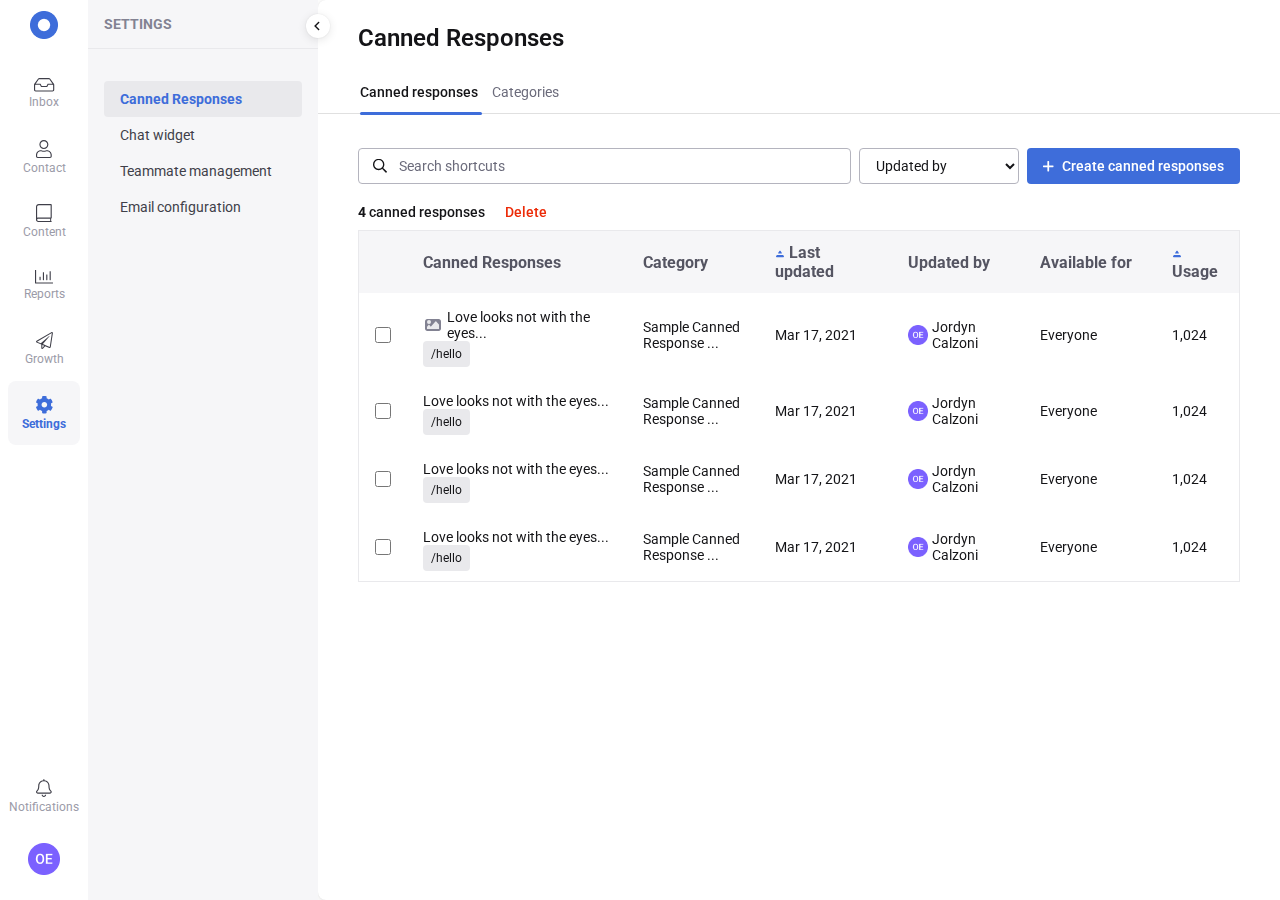
<file: index.html>
<!DOCTYPE html>
<html lang="en">
<head>
    <meta charset="UTF-8">
    <meta http-equiv="X-UA-Compatible" content="IE=edge">
    <meta name="viewport" content="width=device-width, initial-scale=1.0">
    <link rel="stylesheet" href="./Assets/css/main.css">
    <link rel="preconnect" href="https://fonts.googleapis.com">
    <link rel="preconnect" href="https://fonts.gstatic.com" crossorigin>
    <link href="https://fonts.googleapis.com/css2?family=Roboto:ital,wght@0,100;0,300;0,400;0,500;0,700;0,900;1,100;1,300;1,400;1,500;1,700;1,900&display=swap" rel="stylesheet">
    <title>Document</title>
</head>
<body>
    <div class="app">
        <nav class="main-menu" id="main-menu">
            <ul class="menu">
                <li class="menu__item logo--small">
                    <div class="menu__img"><img src="./Assets/images/logo.png" alt="Logo"></div>
                </li>
                <li class="menu__item">
                    <div class="menu__img"><img src="./Assets/images/inbox.svg" alt="Inbox"></div>
                    <p>Inbox</p>
                </li>
                <li class="menu__item">
                    <div class="menu__img"><img src="./Assets/images/user.svg" alt="User"></div>
                    <p>Contact</p>
                </li>
                <li class="menu__item">
                    <div class="menu__img"><img src="./Assets/images/book-alt.svg" alt="Content"></div>
                    <p>Content</p>
                </li>
                <li class="menu__item">
                    <div class="menu__img"><img src="./Assets/images/chart-bar.svg" alt="Reports"></div>
                    <p>Reports</p>
                </li>
                <li class="menu__item">
                    <div class="menu__img"><img src="./Assets/images/paper-plane.svg" alt="Growth"></div>
                    <p>Growth</p>
                </li>
                <li id="settings" class="menu__item menu__item--active">
                    <div class="menu__img"><img src="./Assets/images/cog.svg" alt="Settings"></div>
                    <p>Settings</p>
                </li>
            </ul>
            <ul class="menu menu--right">
                <li class="menu__item">
                    <div class="menu__img"><img src="./Assets/images/bell.svg" alt="Bell"></div>
                    <div class="menu__content">Notifications</div>
                </li>
                <li class="menu__item avatar--small">
                    <div class="menu__img"><img src="./Assets/images/Avatar.png" alt="Settings"></div>
                </li>
            </ul>
        </nav>
        <section class="submenu" id="submenu">
            <button id="showSubmenuButton" class="button__show-submenu button--white button--border-none button--shadow"><img src="./Assets/images/left_arow.svg" alt="Show Submenu"></button>
            <div class="submenu__header">
                <h2 class="submenu__title">Settings</h2>
            </div>
            <ul class="submenu__body">
                <li class="submenu__item --active">Canned Responses</li>
                <li class="submenu__item">Chat widget</li>
                <li class="submenu__item">Teammate management</li>
                <li class="submenu__item">Email configuration</li>
            </ul>
        </section>
        <section class="content">
            <div class="content__header">
                <h1 class="content__title">Canned Responses</h1>
            </div>
            <div class="content__tabs">
                <div class="content__item content--active">Canned responses</div>
                <div class="content__item">Categories</div>
            </div>
            <div class="content__body">
                <div class="content__bar mb-20">
                    <form class="form__search content--fill">
                        <input type="search" placeholder="Search shortcuts" class="input input__search" />
                        <img src="./Assets/images/Search.svg" class="form__icon" alt="Search"/>
                    </form>
                    <select class="content__selects">
                        <option value="0">Updated by</option>
                    </select>
                    <a href="./create.html" class="button button--primary"><img src="./Assets/images/plus.svg" alt="Create"/> Create canned responses</a>
                </div>
                <div class="content__bar --small mb-10">
                    <p>
                        <strong>4</strong>
                        canned responses
                    <p>
                    <a href="#" class="content__link content--danger">Delete</a>
                </div>
    <table class="table">
        <tr class="table__header">
            <th class="table__title"></th>
            <th class="table__title table--big" id="tableColumnMain">Canned Responses</th>
            <th class="table__title table--medium">Category</th>
            <th class="table__title table--medium"><img src="/Assets/images/Subtract.svg" alt="Subtract" class="table__image--small"/> Last updated</th>
            <th class="table__title table--medium">Updated by</th>
            <th class="table__title table--medium">Available for</th>
            <th class="table__title table--small"><img src="/Assets/images/Subtract.svg" alt="Subtract"  class="table__image--small"/> Usage</th>
        </tr>
        <tr>
            <td>
                <div class="table__data">
                    <input type="checkbox"/>
                </div>
            </td>
            <td>
                <div class="table__data">
                    <div class="table__data--group">
                        <img src="/Assets/images/icon-image.svg" alt="Icon image"  class="table__image"/> Love looks not with the eyes...    
                    </div>
                    <p>
                        <span class="table__tag">/hello</span>

                    </p>
                </div>
            </td>
            <td>
                <div class="table__data">Sample Canned Response ...</div>
            </td>
            <td>
                <div class="table__data">Mar 17, 2021</div>
            </td>
            <td>
                <div class="table__data">
                    <div class="table__data--group">
                        <img src="/Assets/images/Avatar.png" class="table__image"/> 
                        Jordyn Calzoni
                    </div>
                </div>
            </td>
            <td>
                <div class="table__data">Everyone</div>
            </td>
            <td>
                <div class="table__data">1,024</div>
            </td>
        </tr>
        <tr>
            <td>
                <div class="table__data">
                    <input type="checkbox"/>
                </div>
            </td>
            <td>
                <div class="table__data">
                    Love looks not with the eyes...
                    <p>
                        <span class="table__tag">/hello</span>

                    </p>
                </div>
            </td>
            <td>
                <div class="table__data">Sample Canned Response ...</div>
            </td>
            <td>
                <div class="table__data">Mar 17, 2021</div>
            </td>
            <td>
                <div class="table__data">
                    <div class="table__data--group">
                        <img src="/Assets/images/Avatar.png" class="table__image"/> 
                        Jordyn Calzoni
                    </div>
                </div>
            </td>
            <td>
                <div class="table__data">Everyone</div>
            </td>
            <td>
                <div class="table__data">1,024</div>
            </td>
        </tr>
        <tr>
            <td>
                <div class="table__data">
                    <input type="checkbox"/>
                </div>
            </td>
            <td>
                <div class="table__data">
                    Love looks not with the eyes...
                    <p>
                        <span class="table__tag">/hello</span>

                    </p>
                </div>
            </td>
            <td>
                <div class="table__data">Sample Canned Response ...</div>
            </td>
            <td>
                <div class="table__data">Mar 17, 2021</div>
            </td>
            <td>
                <div class="table__data">
                    <div class="table__data--group">
                        <img src="/Assets/images/Avatar.png" class="table__image"/> 
                        Jordyn Calzoni
                    </div>
                </div>
            </td>
            <td>
                <div class="table__data">Everyone</div>
            </td>
            <td>
                <div class="table__data">1,024</div>
            </td>
        </tr>
        <tr>
            <td>
                <div class="table__data">
                    <input type="checkbox"/>
                </div>
            </td>
            <td>
                <div class="table__data">
                    Love looks not with the eyes...
                    <p>
                        <span class="table__tag">/hello</span>

                    </p>
                </div>
            </td>
            <td>
                <div class="table__data">Sample Canned Response ...</div>
            </td>
            <td>
                <div class="table__data">Mar 17, 2021</div>
            </td>
            <td>
                <div class="table__data">
                    <div class="table__data--group">
                        <img src="/Assets/images/Avatar.png" class="table__image"/> 
                        Jordyn Calzoni
                    </div>
                </div>
            </td>
            <td>
                <div class="table__data">Everyone</div>
            </td>
            <td>
                <div class="table__data">1,024</div>
            </td>
        </tr>
    </table>
    </section>
    </div>

    <script src="./Assets/js/main.js"></script>
</body>
</html>
</file>
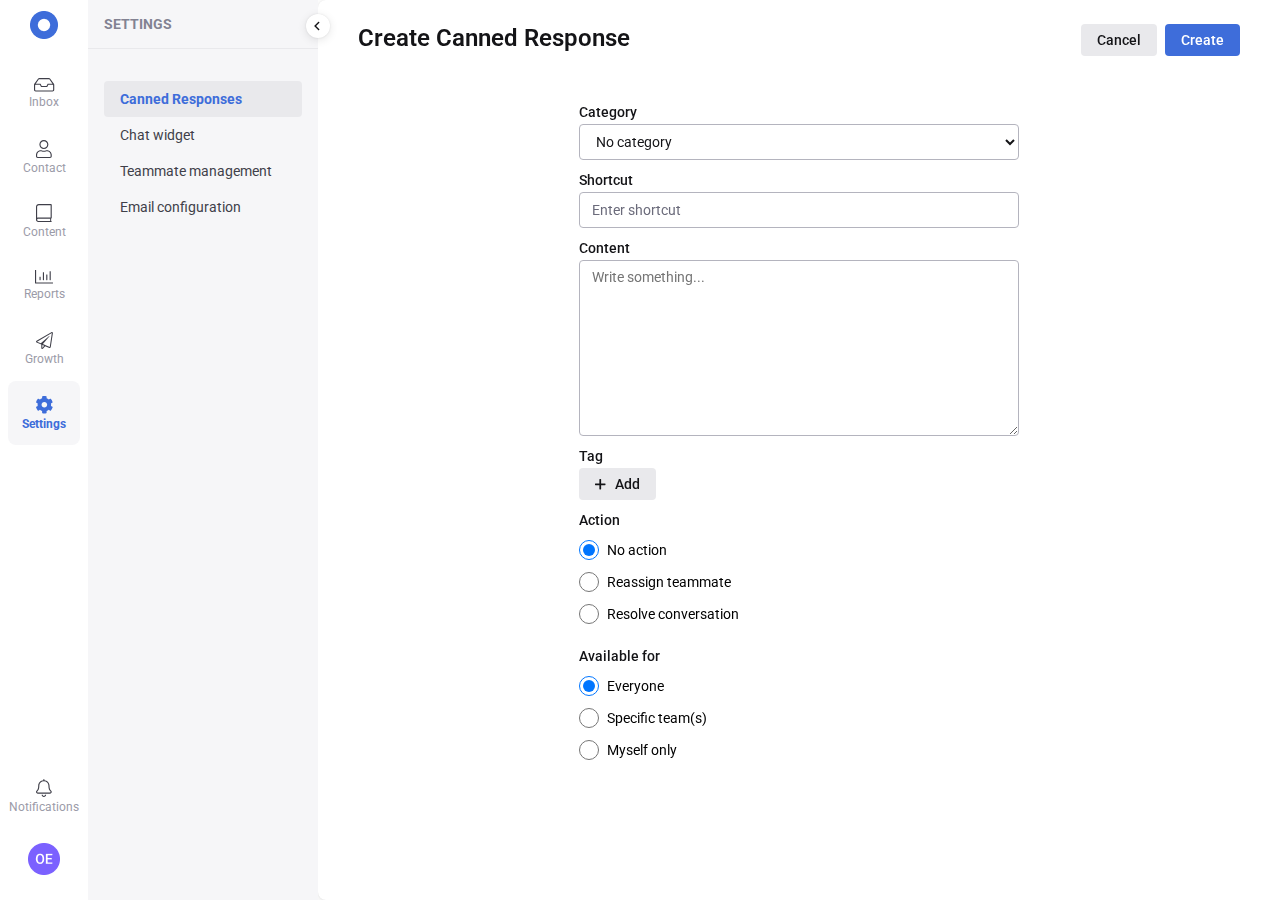
<file: create.html>
<!DOCTYPE html>
<html lang="en">
<head>
    <meta charset="UTF-8">
    <meta http-equiv="X-UA-Compatible" content="IE=edge">
    <meta name="viewport" content="width=device-width, initial-scale=1.0">
    <link rel="stylesheet" href="./Assets/css/main.css">
    <link rel="preconnect" href="https://fonts.googleapis.com">
    <link rel="preconnect" href="https://fonts.gstatic.com" crossorigin>
    <link href="https://fonts.googleapis.com/css2?family=Roboto:ital,wght@0,100;0,300;0,400;0,500;0,700;0,900;1,100;1,300;1,400;1,500;1,700;1,900&display=swap" rel="stylesheet">
    <title>Document</title>
</head>
<body>
    <div class="app">
        <nav class="main-menu" id="main-menu">
            <ul class="menu">
                <a href="/">
                    <li class="menu__item logo--small">
                        <div class="menu__img"><img src="./Assets/images/logo.png" alt="Logo"></div>
                    </li>
                </a>
                <li class="menu__item">
                    <div class="menu__img"><img src="./Assets/images/inbox.svg" alt="Inbox"></div>
                    <p>Inbox</p>
                </li>
                <li class="menu__item">
                    <div class="menu__img"><img src="./Assets/images/user.svg" alt="User"></div>
                    <p>Contact</p>
                </li>
                <li class="menu__item">
                    <div class="menu__img"><img src="./Assets/images/book-alt.svg" alt="Content"></div>
                    <p>Content</p>
                </li>
                <li class="menu__item">
                    <div class="menu__img"><img src="./Assets/images/chart-bar.svg" alt="Reports"></div>
                    <p>Reports</p>
                </li>
                <li class="menu__item">
                    <div class="menu__img"><img src="./Assets/images/paper-plane.svg" alt="Growth"></div>
                    <p>Growth</p>
                </li>
                <li id="settings" class="menu__item menu__item--active">
                    <div class="menu__img"><img src="./Assets/images/cog.svg" alt="Settings"></div>
                    <p>Settings</p>
                </li>
            </ul>
            <ul class="menu menu--right">
                <li class="menu__item">
                    <div class="menu__img"><img src="./Assets/images/bell.svg" alt="Bell"></div>
                    <div class="menu__content">Notifications</div>
                </li>
                <li class="menu__item avatar--small">
                    <div class="menu__img"><img src="./Assets/images/Avatar.png" alt="Settings"></div>
                </li>
            </ul>
        </nav>
        <section class="submenu" id="submenu">
            <button id="showSubmenuButton" class="button__show-submenu button--white button--border-none button--shadow"><img src="./Assets/images/left_arow.svg" alt="Show Submenu"></button>
            <div class="submenu__header">
                <h2 class="submenu__title">Settings</h2>
            </div>
            <ul class="submenu__body">
                <li class="submenu__item --active">Canned Responses</li>
                <li class="submenu__item">Chat widget</li>
                <li class="submenu__item">Teammate management</li>
                <li class="submenu__item">Email configuration</li>
            </ul>
        </section>
        <section class="content">
            <div class="content__header content--space-between">
                <h1 class="content__title">Create Canned Response</h1>
                <div class="button__group">
                    <a href="/" class="button button--secondary button--border-none">Cancel</a>
                    <button class="button button--primary button--border-none">Create</button>
                </div>
            </div>
            <div class="content__body content--small">
                <form class="form--fill">
                    <p class="input__group">
                        <label for="Category" class="form__label">Category</Label>
                        <select class="content__selects input--fill">
                            <option value="0">No category</option>
                        </select>
                    </p>
                    <p class="input__group">
                        <label for="Shortcut" class="form__label">Shortcut</Label>
                        <input type="text" placeholder="Enter shortcut" class="input input--fill"/>
                    </p>
                    <p class="input__group">
                        <label for="Content" class="form__label">Content</Label>
                        <textarea class="input input--multiline input--fill" placeholder="Write something..."></textarea>
                    </p>
                    <p class="input__group">
                        <label for="Tag" class="form__label">Tag</label>
                        <button type="submit" class="button button--secondary button--border-none"><img src="./Assets/images/plus_black.svg" alt="Add Tag"/> Add</button>
                    </p>
                    <p class="input__group">
                        <label for="Action" class="form__label">Action</label>
                        <p class="radio__group">
                            <input class="input__radio" type="radio" name="action" value="No action" checked/>
                            <label for="No action" class="label__value">No action</label>
                        </p>
                        <p class="radio__group">
                            <input class="input__radio" type="radio" name="action" value="Resolve conversation">
                            <label for="Reassign teammate" class="label__value">Reassign teammate</label>
                        </p>
                        <p class="radio__group">
                            <input class="input__radio" type="radio" name="action" value="Reassign teammate"/>
                            <label for="Resolve conversation" class="label__value">Resolve conversation</label>
                        </p>
                    </p>
                    <p class="input__group">
                        <label for="Available for" class="form__label">Available for</label>
                        <p class="radio__group">
                            <input class="input__radio" type="radio" name="Available" value="Everyone" checked/>
                            <label for="Everyone" class="label__value">Everyone</label>
                        </p>
                        <p class="radio__group">
                            <input class="input__radio" type="radio" name="Available" value="Specific team(s)">
                            <label for="Specific team(s)" class="label__value">Specific team(s)</label>
                        </p>
                        <p class="radio__group">
                            <input class="input__radio" type="radio" name="Available" value="Reassign teammate"/>
                            <label for="Myself only" class="label__value">Myself only</label>
                        </p>
                    </p>
                  
                </form>
            </div>
        </section>
    </div>
    <script src="./Assets/js/main.js"></script>
</body>
</html>
</file>
<file: Assets/css/main.css>
.button {
  padding: 8px 16px;
  font-weight: 500;
  font-size: 14px;
  border-radius: 4px;
  display: -webkit-box;
  display: -ms-flexbox;
  display: flex;
  -webkit-box-pack: center;
      -ms-flex-pack: center;
          justify-content: center;
  -webkit-box-align: center;
      -ms-flex-align: center;
          align-items: center;
  gap: 8.5px;
  text-decoration: none;
  cursor: pointer;
}

.button__group {
  display: -webkit-box;
  display: -ms-flexbox;
  display: flex;
  -webkit-box-pack: center;
      -ms-flex-pack: center;
          justify-content: center;
  -webkit-box-align: center;
      -ms-flex-align: center;
          align-items: center;
  gap: 8px;
}

.button__show-submenu {
  width: 24px;
  height: 24px;
  border-radius: 20px;
  padding: 0;
  display: -webkit-box;
  display: -ms-flexbox;
  display: flex;
  -webkit-box-align: center;
      -ms-flex-align: center;
          align-items: center;
  -webkit-box-pack: center;
      -ms-flex-pack: center;
          justify-content: center;
  position: absolute;
  top: 14px;
  left: calc(230px - 12px);
  cursor: pointer;
}

.button.button--primary {
  background: #3E6DDA;
  color: #FFFFFF;
}

.button--secondary {
  background: #E9E9EC;
  color: #141417;
}

.button--white {
  background: #FFFFFF;
  color: #141417;
}

.button--border-none {
  border-style: none;
}

.button--shadow {
  -webkit-box-shadow: 0px 0px 2px rgba(0, 0, 0, 0.1), 0px 2px 10px rgba(0, 0, 0, 0.1);
          box-shadow: 0px 0px 2px rgba(0, 0, 0, 0.1), 0px 2px 10px rgba(0, 0, 0, 0.1);
}

.main-menu {
  display: -webkit-box;
  display: -ms-flexbox;
  display: flex;
  -webkit-box-orient: vertical;
  -webkit-box-direction: normal;
      -ms-flex-direction: column;
          flex-direction: column;
  -webkit-box-align: center;
      -ms-flex-align: center;
          align-items: center;
  -webkit-box-pack: justify;
      -ms-flex-pack: justify;
          justify-content: space-between;
  padding: 8px;
  background: #FFFFFF;
}

.menu {
  list-style: none;
}

.menu .menu__item {
  display: -webkit-box;
  display: -ms-flexbox;
  display: flex;
  -webkit-box-orient: vertical;
  -webkit-box-direction: normal;
      -ms-flex-direction: column;
          flex-direction: column;
  -webkit-box-align: center;
      -ms-flex-align: center;
          align-items: center;
  -webkit-box-pack: center;
      -ms-flex-pack: center;
          justify-content: center;
  width: 72px;
  height: 64px;
  border-radius: 8px;
  font-weight: 400;
  font-size: 12px;
  text-align: center;
  color: #9B9BA8;
}

.menu .menu__item.logo--small {
  height: 36px;
  margin-bottom: 17px;
}

.menu .menu__item.menu__item--active {
  cursor: pointer;
  background: #F6F6F8;
  font-weight: 700;
  color: #3E6DDA;
}

.menu .menu__item:hover {
  cursor: pointer;
  background: #F6F6F8;
}

.submenu {
  max-width: 230px;
  width: 100%;
  background: #F6F6F8;
  position: relative;
}

.submenu__header {
  padding: 16px;
  border-bottom: 1px solid #E9E9EC;
}

.submenu__title {
  font-weight: 700;
  font-size: 14px;
  color: #828292;
  text-transform: uppercase;
}

.submenu__body {
  list-style: none;
  padding: 32px 16px;
}

.submenu__item {
  padding: 10px 16px;
  border-radius: 4px;
  font-weight: 400;
  font-size: 14px;
  color: #3F3F49;
  cursor: pointer;
}

.submenu__item.--active {
  background: #E9E9EC;
  font-weight: 700;
  color: #3E6DDA;
}

.submenu__item:hover {
  background: #E9E9EC;
}

@font-face {
  font-family: "Gibson";
  src: url(/Assets/fonts/Gibson-SemiBold/Gibson-SemiBold.ttf);
}

.content {
  background: #FFFFFF;
  width: 100%;
  height: 100%;
  -webkit-box-shadow: 0px 0px 2px rgba(0, 0, 0, 0.1), 0px 2px 10px rgba(0, 0, 0, 0.1);
          box-shadow: 0px 0px 2px rgba(0, 0, 0, 0.1), 0px 2px 10px rgba(0, 0, 0, 0.1);
  border-radius: 8px 0px 0px 8px;
}

.content__header {
  height: auto;
  display: -webkit-box;
  display: -ms-flexbox;
  display: flex;
  padding: 24px 40px;
  font-family: 'Gibson', sans-serif;
}

.content__title {
  font-weight: 600;
  font-size: 24px;
  text-transform: capitalize;
  color: #141417;
}

.content__tabs {
  display: -webkit-box;
  display: -ms-flexbox;
  display: flex;
  padding: 0px 40px;
  gap: 10px;
  border-bottom: 1px solid #E0E0E0;
  padding-bottom: 5px;
}

.content__item {
  padding: 8px 2px;
  text-align: center;
  font-weight: 400;
  font-size: 14px;
  color: #6B6B7B;
  cursor: pointer;
}

.content--active {
  font-weight: 500;
  font-size: 14px;
  color: #141417;
  position: relative;
}

.content--active::after {
  content: "";
  display: block;
  position: absolute;
  width: 100%;
  height: 3px;
  margin-top: 12px;
  background: #3E6DDA;
  border-radius: 3px;
}

.content__body {
  padding: 34px 40px 0 40px;
  height: 100%;
}

.content__body.content--small {
  padding: 24px 261px 0 261px;
}

.content--space-between {
  -webkit-box-pack: justify;
      -ms-flex-pack: justify;
          justify-content: space-between;
}

.content__bar {
  display: -webkit-box;
  display: -ms-flexbox;
  display: flex;
  width: 100%;
  gap: 8px;
  -webkit-box-pack: justify;
      -ms-flex-pack: justify;
          justify-content: space-between;
}

.content__bar.--small {
  -webkit-box-pack: start;
      -ms-flex-pack: start;
          justify-content: flex-start;
  gap: 20px;
  font-weight: 500;
  font-size: 14px;
  color: #141417;
}

.content--fill {
  -webkit-box-flex: 1;
      -ms-flex: 1;
          flex: 1;
}

.content__selects {
  max-width: 160px;
  width: 100%;
  padding: 8px 12px;
  border-radius: 4px;
  background: #FFFFFF;
  border: 1px solid #B4B4BE;
  font-weight: 400;
  font-size: 14px;
  color: #141417;
}

.content__link {
  text-decoration: none;
}

.content--danger {
  color: #EC2B08;
}

.form__search {
  position: relative;
}

.form__icon {
  position: absolute;
  top: 50%;
  -webkit-transform: translateY(-50%);
          transform: translateY(-50%);
  left: 15px;
}

.form__label {
  font-weight: 500;
  font-size: 14px;
  color: #141417;
}

.form--fill {
  width: 100%;
  display: -webkit-box;
  display: -ms-flexbox;
  display: flex;
  -webkit-box-orient: vertical;
  -webkit-box-direction: normal;
      -ms-flex-direction: column;
          flex-direction: column;
  gap: 12px;
}

.input {
  height: 36px;
  background: #FFFFFF;
  border: 1px solid #B4B4BE;
  border-radius: 4px;
  padding: 8px 12px;
  width: 100%;
  font-weight: 400;
  font-size: 14px;
}

.input__search {
  padding: 8px 12px 8px 40px;
}

.input--fill {
  max-width: 100%;
  width: 100%;
}

.input--multiline {
  height: 176px;
}

.input__radio {
  width: 20px;
  height: 20px;
}

.input__group {
  display: -webkit-box;
  display: -ms-flexbox;
  display: flex;
  -webkit-box-orient: vertical;
  -webkit-box-direction: normal;
      -ms-flex-direction: column;
          flex-direction: column;
  gap: 4px;
  -webkit-box-align: start;
      -ms-flex-align: start;
          align-items: flex-start;
}

input::-webkit-input-placeholder {
  color: #6B6B7B;
}

input:-ms-input-placeholder {
  color: #6B6B7B;
}

input::-ms-input-placeholder {
  color: #6B6B7B;
}

input::placeholder {
  color: #6B6B7B;
}

input[type="checkbox"] {
  width: 16px;
  height: 16px;
}

.label__value {
  font-weight: 400;
  font-size: 14px;
}

.radio__group {
  display: -webkit-box;
  display: -ms-flexbox;
  display: flex;
  gap: 8px;
  -webkit-box-align: center;
      -ms-flex-align: center;
          align-items: center;
}

.table {
  width: 100%;
  border: 1px solid #E9E9EC;
  border-radius: 4px;
  border-collapse: collapse;
}

.table__header {
  width: 100%;
  background: #F6F6F8;
  color: #555562;
}

.table__title {
  padding: 12px 16px;
  border: none;
  text-align: left;
}

.table__data {
  display: -webkit-box;
  display: -ms-flexbox;
  display: flex;
  -webkit-box-orient: vertical;
  -webkit-box-direction: normal;
      -ms-flex-direction: column;
          flex-direction: column;
  padding: 16px;
  font-weight: 400;
  font-size: 14px;
  color: #141417;
  gap: 4px;
}

.table__data--group {
  display: -webkit-box;
  display: -ms-flexbox;
  display: flex;
  -webkit-box-align: center;
      -ms-flex-align: center;
          align-items: center;
  gap: 4px;
}

.table__image {
  width: 20px;
  height: 20px;
}

.table__image--smaill {
  width: 10px;
  height: 10px;
}

.table--big {
  width: 25%;
}

.table--medium {
  width: 15%;
}

.table__smal {
  width: 9%;
}

.table__tag {
  padding: 6px 8px;
  background: #E9E9EC;
  border-radius: 4px;
  color: #141417;
  font-weight: 400;
  font-size: 12px;
}

* {
  padding: 0;
  margin: 0;
  -webkit-box-sizing: border-box;
          box-sizing: border-box;
  font-family: 'Roboto', sans-serif;
}

.app {
  position: fixed;
  height: 100%;
  width: 100%;
  display: -webkit-box;
  display: -ms-flexbox;
  display: flex;
}

.mb-20 {
  margin-bottom: 20px;
}

.mb-10 {
  margin-bottom: 10px;
}
/*# sourceMappingURL=main.css.map */
</file>
